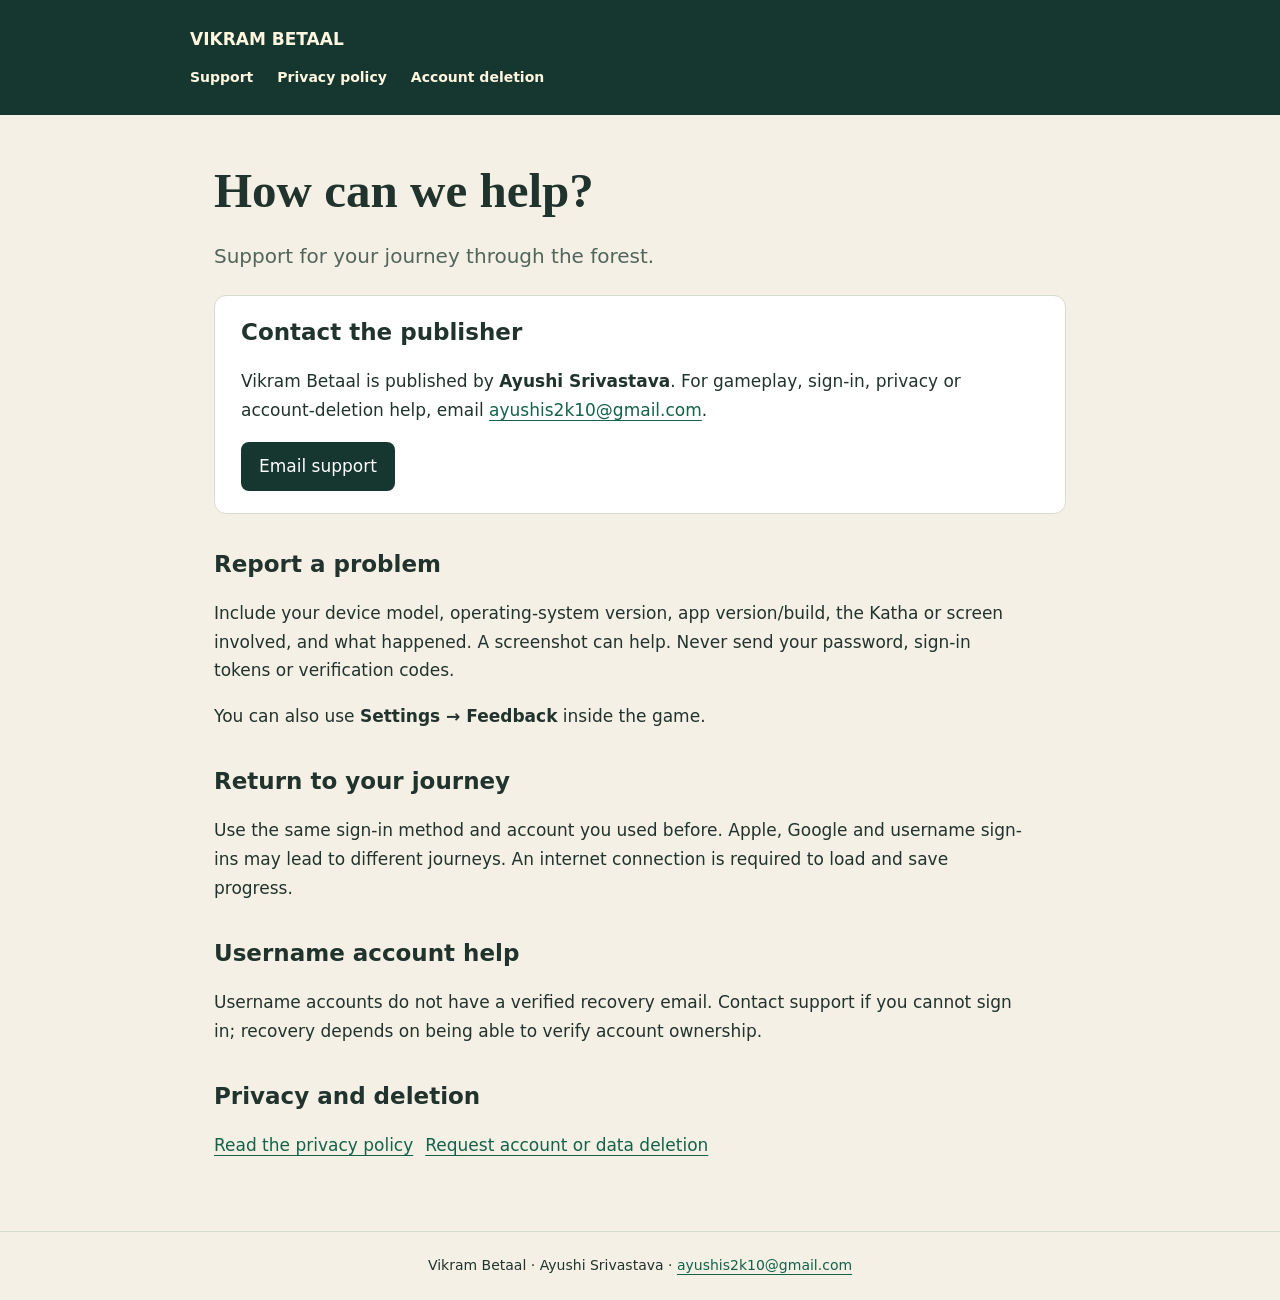
<file: index.html>
<!doctype html><html lang="en"><head><meta charset="utf-8"><meta name="viewport" content="width=device-width,initial-scale=1"><title>How can we help? · Vikram Betaal</title><meta name="description" content="Official support and privacy information for Vikram Betaal, published by Ayushi Srivastava."><link rel="stylesheet" href="./style.css"></head><body><header><a href="./">VIKRAM BETAAL</a><nav aria-label="Support navigation"><a href="./">Support</a><a href="./privacy.html">Privacy policy</a><a href="./delete-account.html">Account deletion</a></nav></header><main><h1>How can we help?</h1><p class="intro">Support for your journey through the forest.</p><div class="card"><h2 style="margin-top:0">Contact the publisher</h2><p>Vikram Betaal is published by <strong>Ayushi Srivastava</strong>. For gameplay, sign-in, privacy or account-deletion help, email <a href="mailto:ayushis2k10@gmail.com">ayushis2k10@gmail.com</a>.</p><a class="button" href="mailto:ayushis2k10@gmail.com?subject=Vikram%20Betaal%20support">Email support</a></div><h2>Report a problem</h2><p>Include your device model, operating-system version, app version/build, the Katha or screen involved, and what happened. A screenshot can help. Never send your password, sign-in tokens or verification codes.</p><p>You can also use <strong>Settings → Feedback</strong> inside the game.</p><h2>Return to your journey</h2><p>Use the same sign-in method and account you used before. Apple, Google and username sign-ins may lead to different journeys. An internet connection is required to load and save progress.</p><h2>Username account help</h2><p>Username accounts do not have a verified recovery email. Contact support if you cannot sign in; recovery depends on being able to verify account ownership.</p><h2>Privacy and deletion</h2><div class="links"><a href="./privacy.html">Read the privacy policy</a><a href="./delete-account.html">Request account or data deletion</a></div></main><footer>Vikram Betaal · Ayushi Srivastava · <a href="mailto:ayushis2k10@gmail.com">ayushis2k10@gmail.com</a></footer></body></html>
</file>
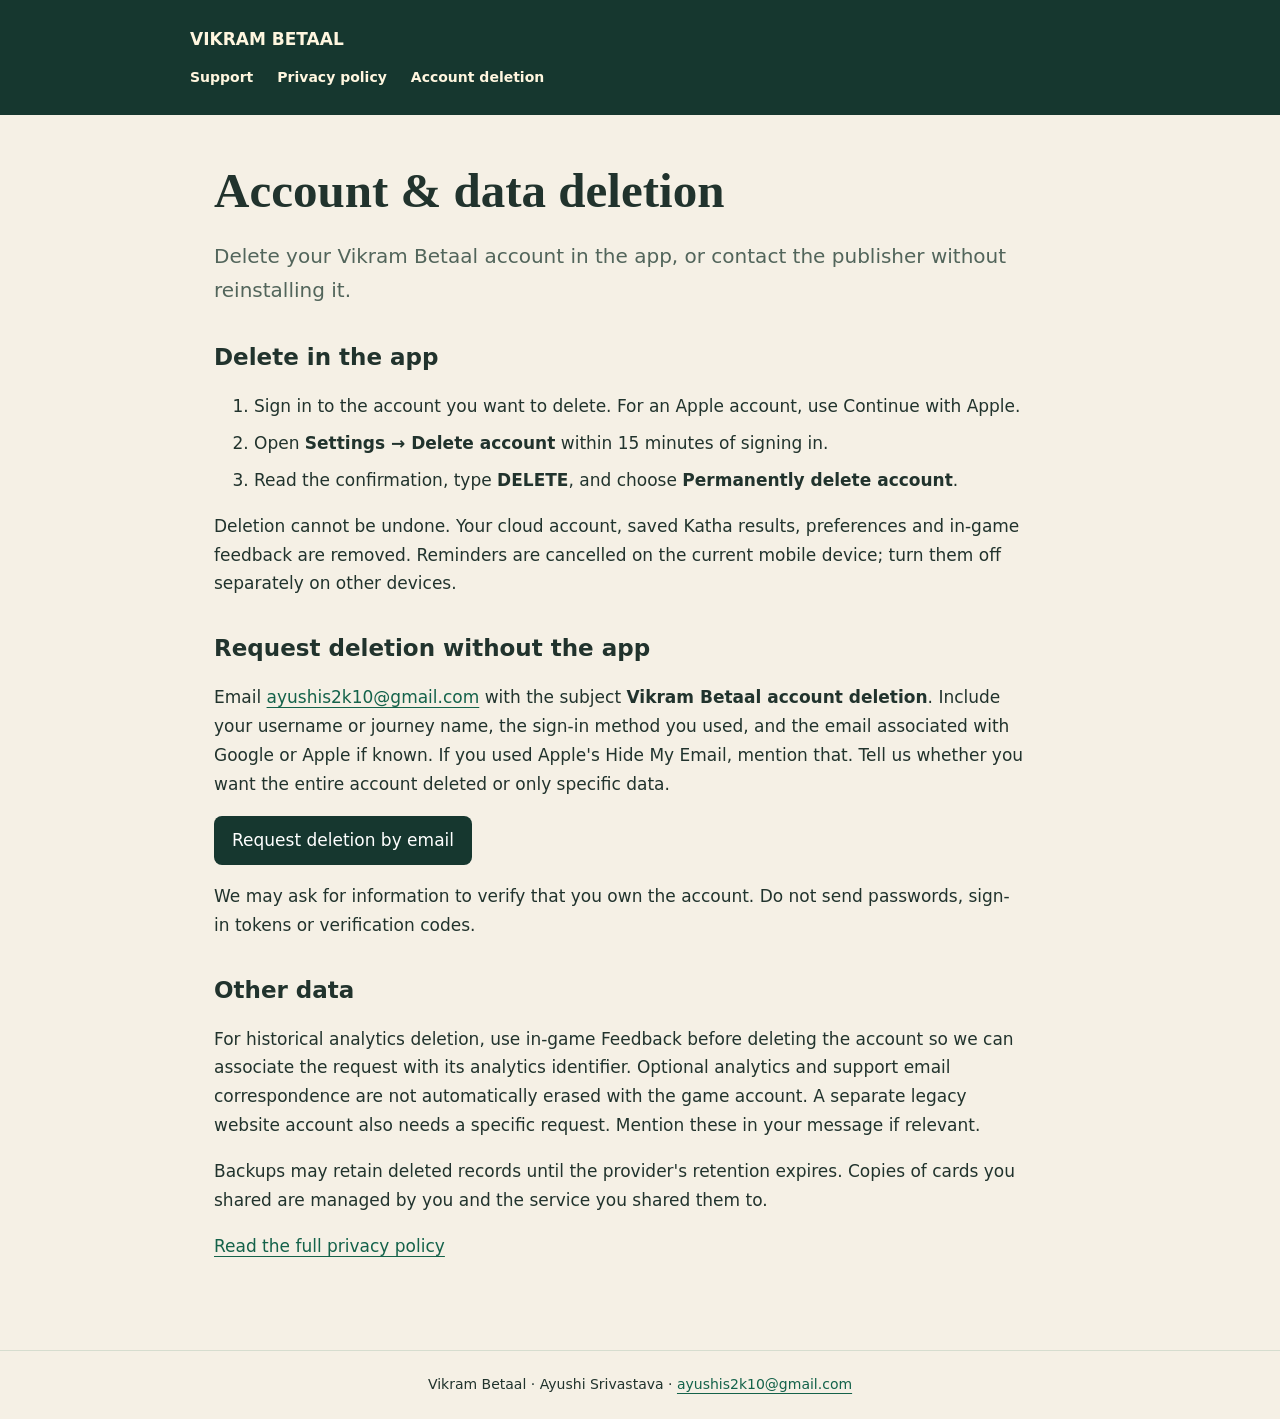
<file: delete-account.html>
<!doctype html><html lang="en"><head><meta charset="utf-8"><meta name="viewport" content="width=device-width,initial-scale=1"><title>Account &amp; data deletion · Vikram Betaal</title><meta name="description" content="Official support and privacy information for Vikram Betaal, published by Ayushi Srivastava."><link rel="stylesheet" href="./style.css"></head><body><header><a href="./">VIKRAM BETAAL</a><nav aria-label="Support navigation"><a href="./">Support</a><a href="./privacy.html">Privacy policy</a><a href="./delete-account.html">Account deletion</a></nav></header><main><h1>Account & data deletion</h1><p class="intro">Delete your Vikram Betaal account in the app, or contact the publisher without reinstalling it.</p><h2>Delete in the app</h2><ol><li>Sign in to the account you want to delete. For an Apple account, use Continue with Apple.</li><li>Open <strong>Settings → Delete account</strong> within 15 minutes of signing in.</li><li>Read the confirmation, type <strong>DELETE</strong>, and choose <strong>Permanently delete account</strong>.</li></ol><p>Deletion cannot be undone. Your cloud account, saved Katha results, preferences and in-game feedback are removed. Reminders are cancelled on the current mobile device; turn them off separately on other devices.</p><h2>Request deletion without the app</h2><p>Email <a href="mailto:ayushis2k10@gmail.com">ayushis2k10@gmail.com</a> with the subject <strong>Vikram Betaal account deletion</strong>. Include your username or journey name, the sign-in method you used, and the email associated with Google or Apple if known. If you used Apple's Hide My Email, mention that. Tell us whether you want the entire account deleted or only specific data.</p><a class="button" href="mailto:ayushis2k10@gmail.com?subject=Vikram%20Betaal%20account%20deletion">Request deletion by email</a><p>We may ask for information to verify that you own the account. Do not send passwords, sign-in tokens or verification codes.</p><h2>Other data</h2><p>For historical analytics deletion, use in-game Feedback before deleting the account so we can associate the request with its analytics identifier. Optional analytics and support email correspondence are not automatically erased with the game account. A separate legacy website account also needs a specific request. Mention these in your message if relevant.</p><p>Backups may retain deleted records until the provider's retention expires. Copies of cards you shared are managed by you and the service you shared them to.</p><p><a href="./privacy.html">Read the full privacy policy</a></p></main><footer>Vikram Betaal · Ayushi Srivastava · <a href="mailto:ayushis2k10@gmail.com">ayushis2k10@gmail.com</a></footer></body></html>
</file>
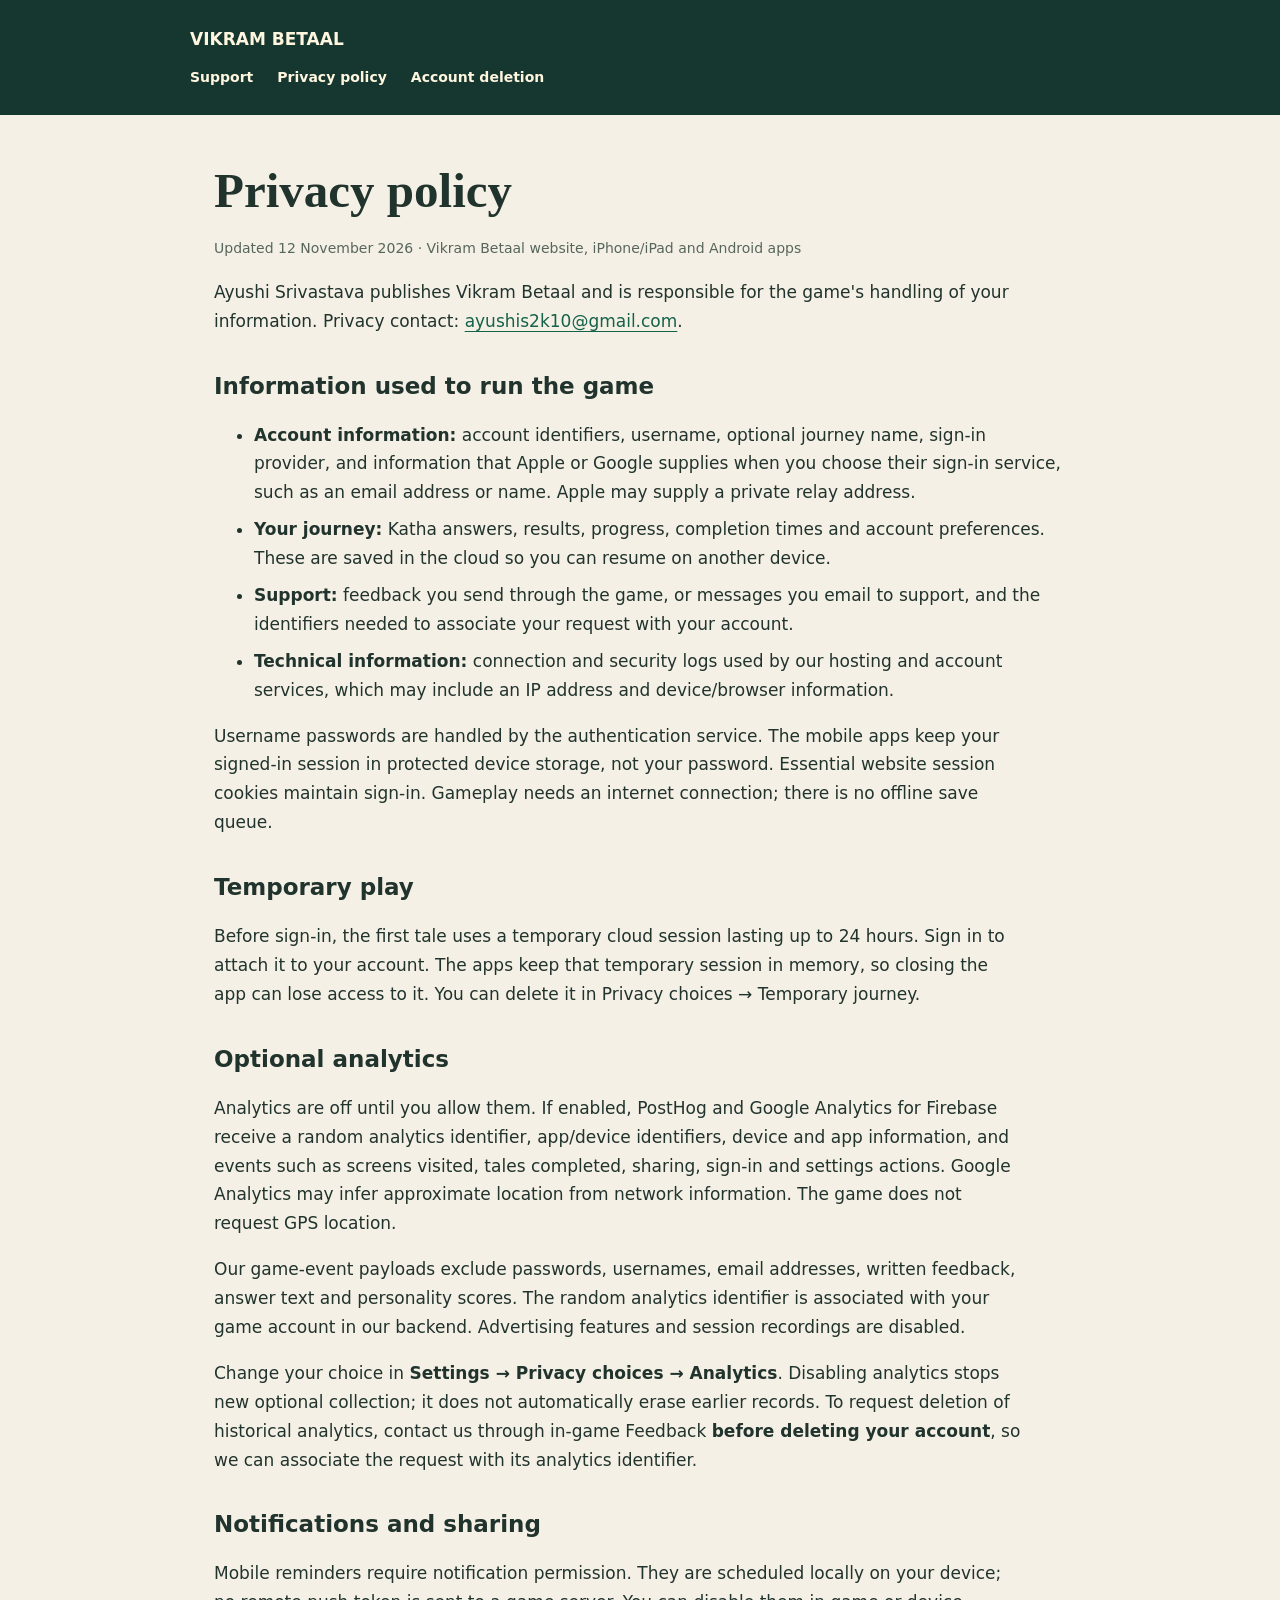
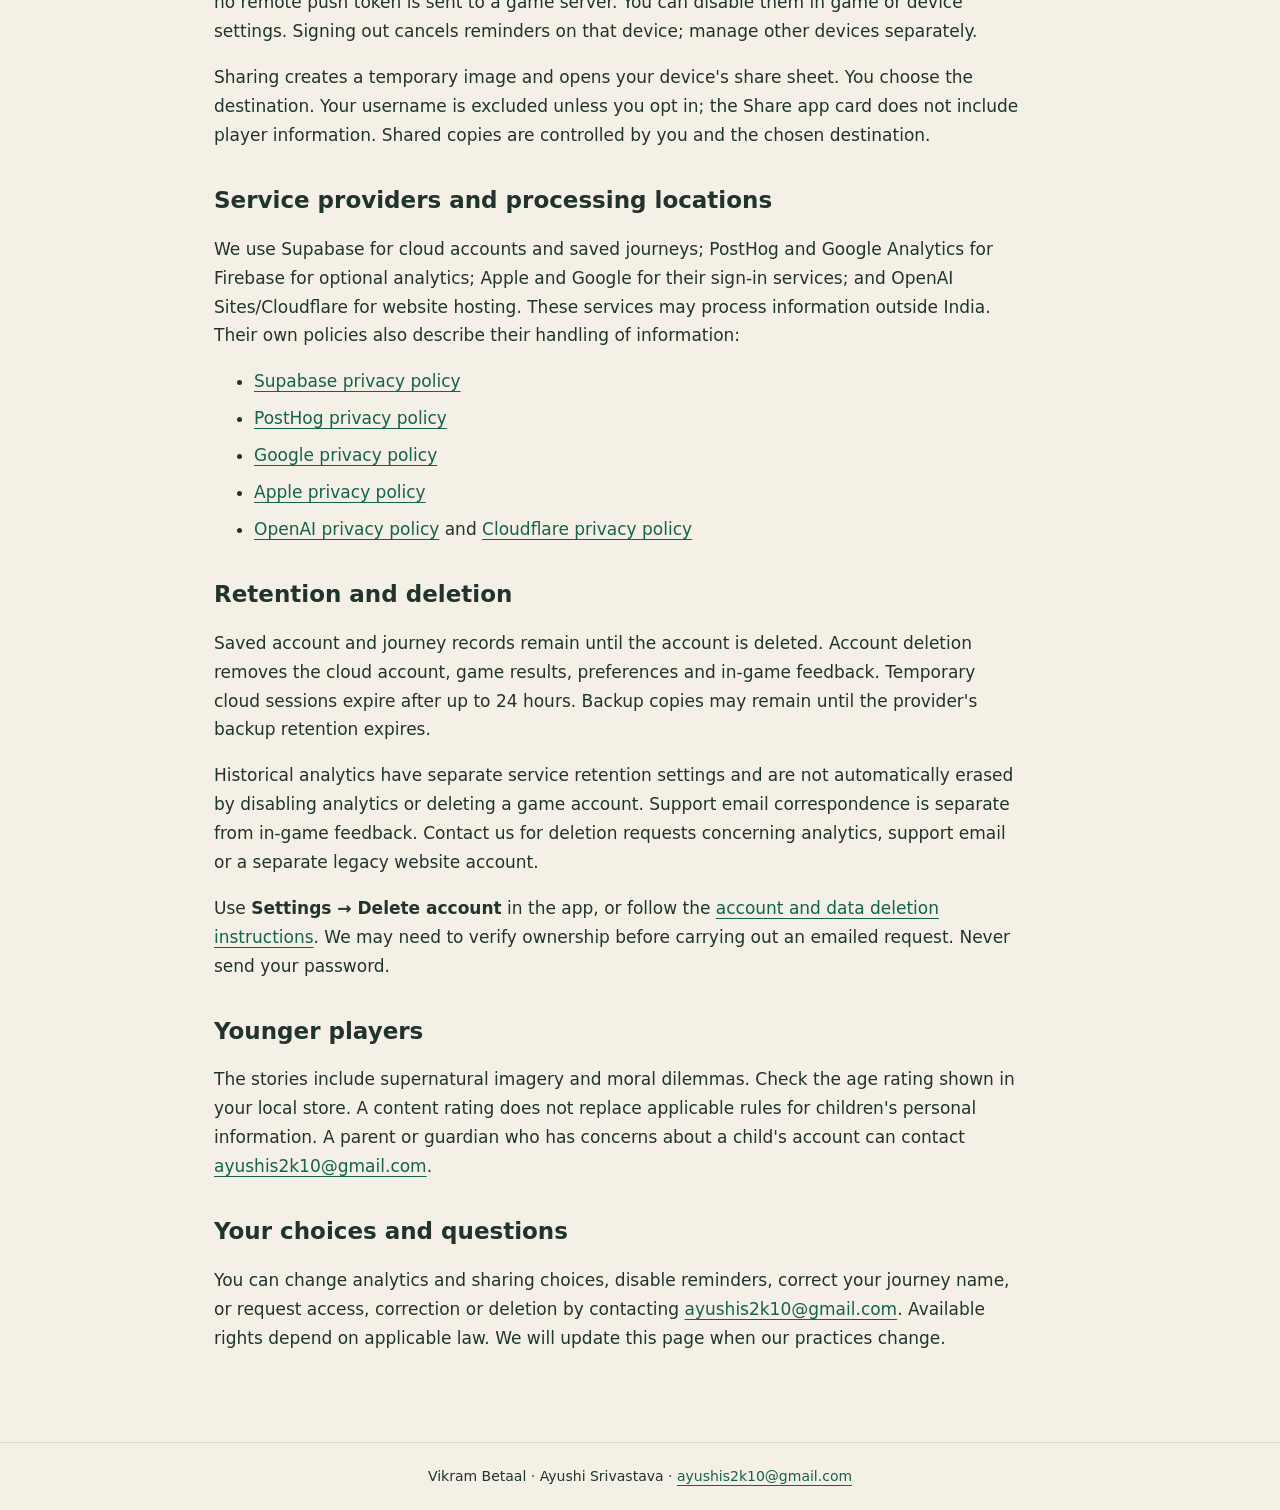
<file: privacy.html>
<!doctype html><html lang="en"><head><meta charset="utf-8"><meta name="viewport" content="width=device-width,initial-scale=1"><title>Privacy policy · Vikram Betaal</title><meta name="description" content="Official support and privacy information for Vikram Betaal, published by Ayushi Srivastava."><link rel="stylesheet" href="./style.css"></head><body><header><a href="./">VIKRAM BETAAL</a><nav aria-label="Support navigation"><a href="./">Support</a><a href="./privacy.html">Privacy policy</a><a href="./delete-account.html">Account deletion</a></nav></header><main><h1>Privacy policy</h1><p class="stamp">Updated 12 November 2026 · Vikram Betaal website, iPhone/iPad and Android apps</p><p>Ayushi Srivastava publishes Vikram Betaal and is responsible for the game's handling of your information. Privacy contact: <a href="mailto:ayushis2k10@gmail.com">ayushis2k10@gmail.com</a>.</p><h2>Information used to run the game</h2><ul><li><strong>Account information:</strong> account identifiers, username, optional journey name, sign-in provider, and information that Apple or Google supplies when you choose their sign-in service, such as an email address or name. Apple may supply a private relay address.</li><li><strong>Your journey:</strong> Katha answers, results, progress, completion times and account preferences. These are saved in the cloud so you can resume on another device.</li><li><strong>Support:</strong> feedback you send through the game, or messages you email to support, and the identifiers needed to associate your request with your account.</li><li><strong>Technical information:</strong> connection and security logs used by our hosting and account services, which may include an IP address and device/browser information.</li></ul><p>Username passwords are handled by the authentication service. The mobile apps keep your signed-in session in protected device storage, not your password. Essential website session cookies maintain sign-in. Gameplay needs an internet connection; there is no offline save queue.</p><h2>Temporary play</h2><p>Before sign-in, the first tale uses a temporary cloud session lasting up to 24 hours. Sign in to attach it to your account. The apps keep that temporary session in memory, so closing the app can lose access to it. You can delete it in Privacy choices → Temporary journey.</p><h2>Optional analytics</h2><p>Analytics are off until you allow them. If enabled, PostHog and Google Analytics for Firebase receive a random analytics identifier, app/device identifiers, device and app information, and events such as screens visited, tales completed, sharing, sign-in and settings actions. Google Analytics may infer approximate location from network information. The game does not request GPS location.</p><p>Our game-event payloads exclude passwords, usernames, email addresses, written feedback, answer text and personality scores. The random analytics identifier is associated with your game account in our backend. Advertising features and session recordings are disabled.</p><p>Change your choice in <strong>Settings → Privacy choices → Analytics</strong>. Disabling analytics stops new optional collection; it does not automatically erase earlier records. To request deletion of historical analytics, contact us through in-game Feedback <strong>before deleting your account</strong>, so we can associate the request with its analytics identifier.</p><h2>Notifications and sharing</h2><p>Mobile reminders require notification permission. They are scheduled locally on your device; no remote push token is sent to a game server. You can disable them in game or device settings. Signing out cancels reminders on that device; manage other devices separately.</p><p>Sharing creates a temporary image and opens your device's share sheet. You choose the destination. Your username is excluded unless you opt in; the Share app card does not include player information. Shared copies are controlled by you and the chosen destination.</p><h2>Service providers and processing locations</h2><p>We use Supabase for cloud accounts and saved journeys; PostHog and Google Analytics for Firebase for optional analytics; Apple and Google for their sign-in services; and OpenAI Sites/Cloudflare for website hosting. These services may process information outside India. Their own policies also describe their handling of information:</p><ul><li><a href="https://supabase.com/privacy">Supabase privacy policy</a></li><li><a href="https://posthog.com/privacy">PostHog privacy policy</a></li><li><a href="https://policies.google.com/privacy">Google privacy policy</a></li><li><a href="https://www.apple.com/legal/privacy/">Apple privacy policy</a></li><li><a href="https://openai.com/policies/privacy-policy/">OpenAI privacy policy</a> and <a href="https://www.cloudflare.com/privacypolicy/">Cloudflare privacy policy</a></li></ul><h2>Retention and deletion</h2><p>Saved account and journey records remain until the account is deleted. Account deletion removes the cloud account, game results, preferences and in-game feedback. Temporary cloud sessions expire after up to 24 hours. Backup copies may remain until the provider's backup retention expires.</p><p>Historical analytics have separate service retention settings and are not automatically erased by disabling analytics or deleting a game account. Support email correspondence is separate from in-game feedback. Contact us for deletion requests concerning analytics, support email or a separate legacy website account.</p><p>Use <strong>Settings → Delete account</strong> in the app, or follow the <a href="./delete-account.html">account and data deletion instructions</a>. We may need to verify ownership before carrying out an emailed request. Never send your password.</p><h2>Younger players</h2><p>The stories include supernatural imagery and moral dilemmas. Check the age rating shown in your local store. A content rating does not replace applicable rules for children's personal information. A parent or guardian who has concerns about a child's account can contact <a href="mailto:ayushis2k10@gmail.com">ayushis2k10@gmail.com</a>.</p><h2>Your choices and questions</h2><p>You can change analytics and sharing choices, disable reminders, correct your journey name, or request access, correction or deletion by contacting <a href="mailto:ayushis2k10@gmail.com">ayushis2k10@gmail.com</a>. Available rights depend on applicable law. We will update this page when our practices change.</p></main><footer>Vikram Betaal · Ayushi Srivastava · <a href="mailto:ayushis2k10@gmail.com">ayushis2k10@gmail.com</a></footer></body></html>
</file>
<file: style.css>
*{box-sizing:border-box}body{margin:0;background:#f5f0e5;color:#21332d;font:17px/1.7 system-ui,sans-serif}header{background:#16372f;color:#fff6df;padding:25px max(24px,calc((100vw - 900px)/2))}header a{color:inherit;text-decoration:none;font-weight:700}nav{display:flex;flex-wrap:wrap;gap:14px 24px;font-size:14px;margin-top:12px}main{max-width:900px;margin:auto;padding:48px 24px 72px}h1{font:700 clamp(32px,6vw,49px)/1.15 Georgia,serif;margin:0 0 18px}h2{font-size:23px;margin-top:36px;line-height:1.3}p,li{max-width:75ch}a{color:#14624a;text-underline-offset:4px}a:focus-visible{outline:3px solid #c88428;outline-offset:4px}.intro{font-size:20px;color:#52655b}.card{background:white;border:1px solid #d6ddcf;border-radius:12px;padding:22px 26px;margin:22px 0}.stamp{font-size:14px;color:#56665b}footer{border-top:1px solid #d6ddcf;font-size:14px;padding:22px 24px;text-align:center}.links{display:flex;flex-wrap:wrap;gap:12px}.button{display:inline-block;background:#16372f;color:white;border-radius:8px;padding:10px 18px;text-decoration:none}li{margin:8px 0}@media(max-width:480px){main{padding-top:32px}.card{padding:18px}}
</file>
